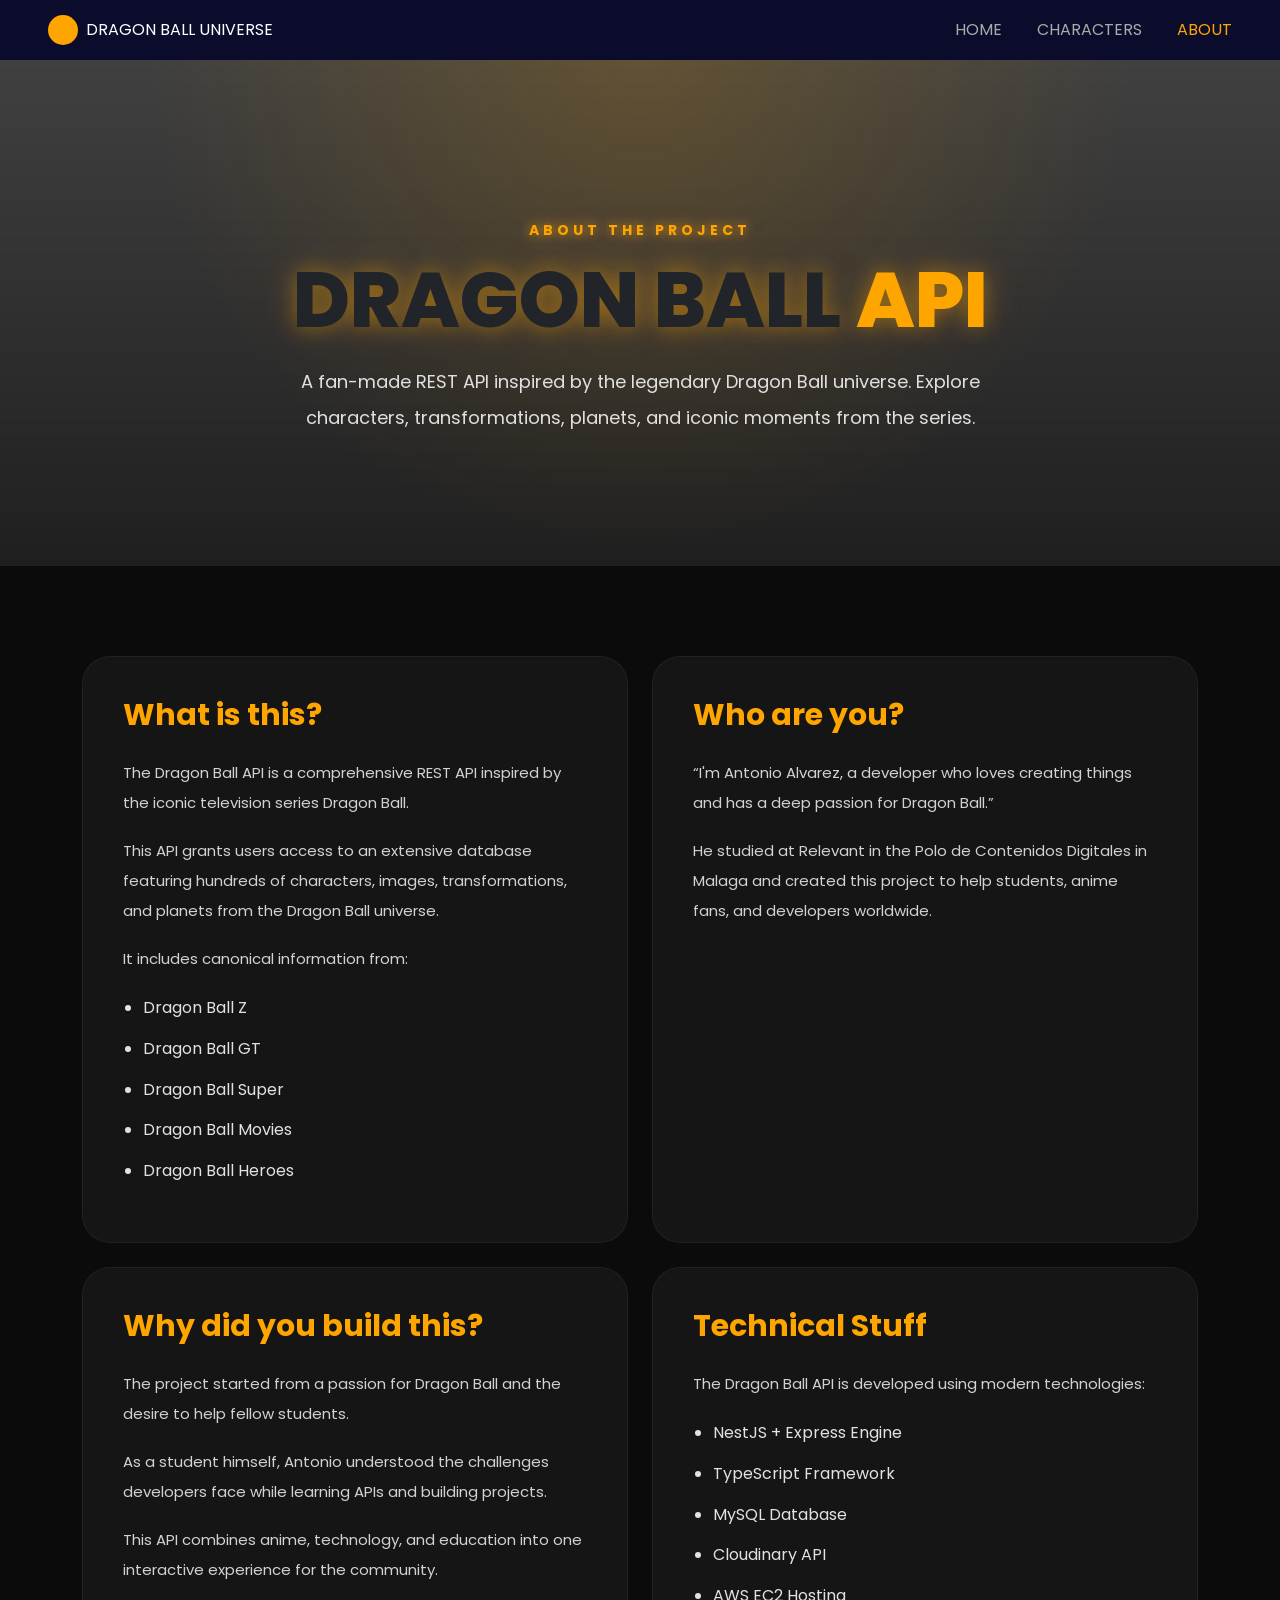
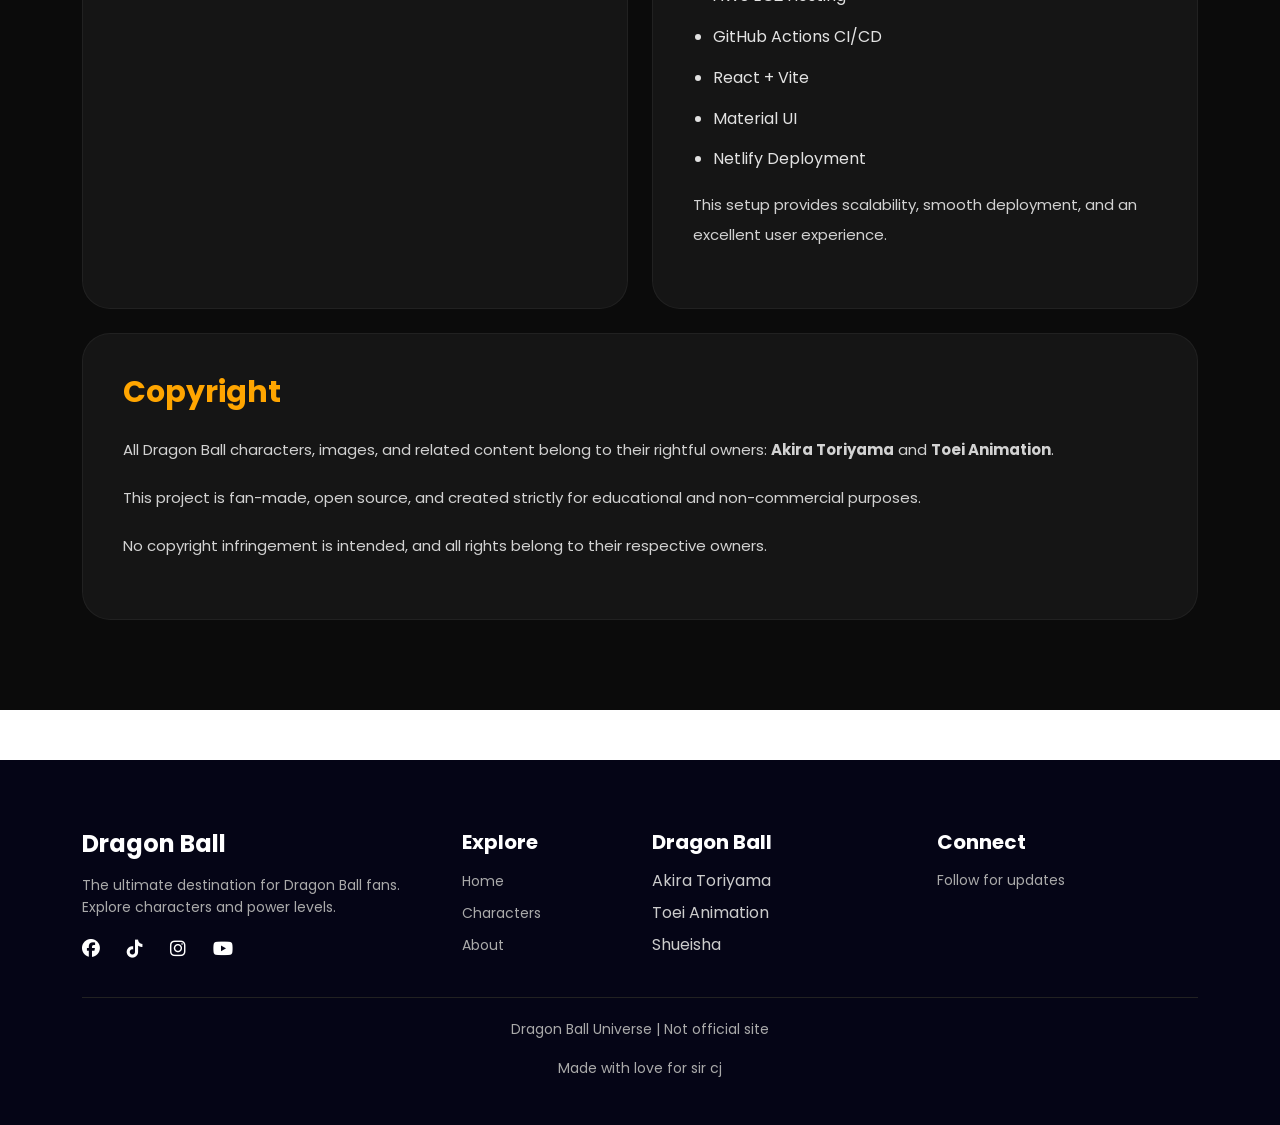
<file: Midterms/about.html>
<!DOCTYPE html>
<html lang="en">

<head>
  <meta charset="UTF-8">
  <meta name="viewport" content="width=device-width, initial-scale=1.0">

  <title>About | Dragon Ball Universe</title>

  <link href="https://cdn.jsdelivr.net/npm/bootstrap@5.3.3/dist/css/bootstrap.min.css" rel="stylesheet">

  <link href="https://fonts.googleapis.com/css2?family=Poppins:wght@300;400;600;700;800&display=swap"
    rel="stylesheet">

  <link rel="stylesheet" href="https://cdnjs.cloudflare.com/ajax/libs/font-awesome/6.5.0/css/all.min.css">

  <link href="https://unpkg.com/aos@2.3.4/dist/aos.css" rel="stylesheet">

  <link rel="stylesheet" href="style.css">

  <style>
    * {
      margin: 0;
      padding: 0;
      box-sizing: border-box;
    }

    body {
      overflow-x: hidden;
    }

    .about-hero {
      padding: 160px 20px 130px;
      text-align: center;
      position: relative;
      overflow: hidden;

      background:
        linear-gradient(rgba(0, 0, 0, 0.75),
          rgba(0, 0, 0, 0.88)),
        url('https://wallpapercave.com/wp/wp4430579.jpg');

      background-size: cover;
      background-position: center;
      background-repeat: no-repeat;
    }

    .about-hero::before {
      content: "";
      position: absolute;
      inset: 0;

      background:
        radial-gradient(circle at top,
          rgba(255, 166, 0, 0.18),
          transparent 60%);
    }

    .about-tag {
      color: orange;
      font-size: 14px;
      font-weight: 700;
      letter-spacing: 4px;
      margin-bottom: 20px;
      position: relative;
      z-index: 2;

      text-shadow:
        0 0 10px rgba(255, 165, 0, 0.7),
        0 0 20px rgba(255, 165, 0, 0.4);
    }

    .about-title {
      font-size: 78px;
      font-weight: 800;
      line-height: 1;
      margin-bottom: 25px;
      position: relative;
      z-index: 2;

      text-shadow:
        0 0 20px rgba(255, 166, 0, 0.4),
        0 0 40px rgba(255, 166, 0, 0.2);
    }

    .about-title span {
      color: orange;
    }

    .about-subtitle {
      max-width: 760px;
      margin: auto;
      color: #e0e0e0;
      font-size: 18px;
      line-height: 2;
      position: relative;
      z-index: 2;
    }

    .about-section {
      padding: 90px 20px;
      background: #0b0b0b;
    }

    .about-card {
      background: #151515;
      border-radius: 28px;
      padding: 40px;
      height: 100%;
      border: 1px solid rgba(255, 255, 255, 0.05);
      transition: 0.35s ease;
    }

    .about-card:hover {
      transform: translateY(-8px);
      border-color: orange;
      box-shadow: 0 0 30px rgba(255, 166, 0, 0.15);
    }

    .about-card h2 {
      color: orange;
      font-size: 30px;
      font-weight: 700;
      margin-bottom: 25px;
    }

    .about-card p {
      color: #d2d2d2;
      line-height: 2;
      font-size: 15px;
      margin-bottom: 18px;
    }

    .about-card ul {
      padding-left: 20px;
      margin-top: 20px;
    }

    .about-card li {
      color: #e2e2e2;
      margin-bottom: 12px;
      line-height: 1.8;
    }

    .navbar {
      flex-wrap: wrap;
      gap: 15px;
    }

    .nav-links {
      display: flex;
      flex-wrap: wrap;
      gap: 15px;
      align-items: center;
    }

    .footer ul {
      padding-left: 0;
      list-style: none;
    }

    .social-icons {
      display: flex;
      gap: 15px;
      flex-wrap: wrap;
    }

    @media(max-width:992px) {

      .navbar {
        padding: 20px !important;
        flex-direction: column;
        text-align: center;
      }

      .nav-links {
        justify-content: center;
      }

      .footer {
        text-align: center;
      }

      .social-icons {
        justify-content: center;
      }

      .footer .row {
        gap: 30px;
      }
    }

    @media(max-width:768px) {

      .about-hero {
        padding: 120px 20px 100px;
      }

      .about-title {
        font-size: 50px;
      }

      .about-subtitle {
        font-size: 15px;
        line-height: 1.8;
      }

      .about-card {
        padding: 28px;
      }

      .about-card h2 {
        font-size: 24px;
      }
    }

    @media(max-width:576px) {

      .navbar {
        padding: 15px !important;
      }

      .logo {
        width: 100%;
        justify-content: center;
        text-align: center;
      }

      .logo span {
        font-size: 14px;
      }

      .nav-links {
        width: 100%;
        justify-content: center;
        gap: 12px;
      }

      .nav-links a {
        font-size: 13px;
      }

      .about-hero {
        padding: 100px 15px 80px;
      }

      .about-tag {
        font-size: 12px;
        letter-spacing: 2px;
      }

      .about-title {
        font-size: 34px;
        line-height: 1.2;
      }

      .about-subtitle {
        font-size: 14px;
      }

      .about-section {
        padding: 60px 15px;
      }

      .about-card {
        padding: 22px;
        border-radius: 20px;
      }

      .about-card h2 {
        font-size: 21px;
      }

      .about-card p,
      .about-card li {
        font-size: 14px;
        line-height: 1.7;
      }

      .footer {
        text-align: center;
      }

      .footer h4,
      .footer h5 {
        font-size: 20px;
      }

      .footer p,
      .footer li,
      .footer a {
        font-size: 14px;
      }

      .footer-bottom {
        font-size: 12px;
      }

      .social-icons {
        justify-content: center;
      }
    }
  </style>
</head>

<body>

  <nav class="navbar px-5">

    <div class="logo d-flex align-items-center gap-2">
      <div class="logo-circle"></div>
      <span>DRAGON BALL UNIVERSE</span>
    </div>

    <div class="ms-auto nav-links">
      <a href="index.html">HOME</a>
      <a href="character.html">CHARACTERS</a>
      <a class="active" href="about.html">ABOUT</a>
    </div>

  </nav>

  <section class="about-hero" data-aos="fade-up">

    <p class="about-tag">ABOUT THE PROJECT</p>

    <h1 class="about-title">
      DRAGON BALL <span>API</span>
    </h1>

    <p class="about-subtitle">
      A fan-made REST API inspired by the legendary Dragon Ball universe.
      Explore characters, transformations, planets,
      and iconic moments from the series.
    </p>

  </section>

  <section class="about-section">

    <div class="container">

      <div class="row g-4">

        <div class="col-lg-6" data-aos="fade-up">

          <div class="about-card">

            <h2>What is this?</h2>

            <p>
              The Dragon Ball API is a comprehensive REST API inspired by
              the iconic television series Dragon Ball.
            </p>

            <p>
              This API grants users access to an extensive database
              featuring hundreds of characters, images,
              transformations, and planets from the Dragon Ball universe.
            </p>

            <p>
              It includes canonical information from:
            </p>

            <ul>
              <li>Dragon Ball Z</li>
              <li>Dragon Ball GT</li>
              <li>Dragon Ball Super</li>
              <li>Dragon Ball Movies</li>
              <li>Dragon Ball Heroes</li>
            </ul>

          </div>

        </div>

        <div class="col-lg-6" data-aos="fade-up">

          <div class="about-card">

            <h2>Who are you?</h2>

            <p>
              “I'm Antonio Alvarez, a developer who loves creating things
              and has a deep passion for Dragon Ball.”
            </p>

            <p>
              He studied at Relevant in the Polo de Contenidos Digitales
              in Malaga and created this project to help
              students, anime fans, and developers worldwide.
            </p>

          </div>

        </div>

        <div class="col-lg-6" data-aos="fade-up">

          <div class="about-card">

            <h2>Why did you build this?</h2>

            <p>
              The project started from a passion for Dragon Ball
              and the desire to help fellow students.
            </p>

            <p>
              As a student himself, Antonio understood the challenges
              developers face while learning APIs and building projects.
            </p>

            <p>
              This API combines anime, technology,
              and education into one interactive experience
              for the community.
            </p>

          </div>

        </div>

        <div class="col-lg-6" data-aos="fade-up">

          <div class="about-card">

            <h2>Technical Stuff</h2>

            <p>
              The Dragon Ball API is developed using modern technologies:
            </p>

            <ul>
              <li>NestJS + Express Engine</li>
              <li>TypeScript Framework</li>
              <li>MySQL Database</li>
              <li>Cloudinary API</li>
              <li>AWS EC2 Hosting</li>
              <li>GitHub Actions CI/CD</li>
              <li>React + Vite</li>
              <li>Material UI</li>
              <li>Netlify Deployment</li>
            </ul>

            <p>
              This setup provides scalability,
              smooth deployment,
              and an excellent user experience.
            </p>

          </div>

        </div>

        <div class="col-12" data-aos="fade-up">

          <div class="about-card">

            <h2>Copyright</h2>

            <p>
              All Dragon Ball characters, images,
              and related content belong to their rightful owners:
              <strong>Akira Toriyama</strong> and
              <strong>Toei Animation</strong>.
            </p>

            <p>
              This project is fan-made,
              open source,
              and created strictly for educational
              and non-commercial purposes.
            </p>

            <p>
              No copyright infringement is intended,
              and all rights belong to their respective owners.
            </p>

          </div>

        </div>

      </div>

    </div>

  </section>

  <footer class="footer" data-aos="fade-up">

    <div class="container">

      <div class="row">

        <div class="col-md-4">
          <h4 class="footer-logo">Dragon Ball</h4>

          <p>
            The ultimate destination for Dragon Ball fans.
            Explore characters and power levels.
          </p>

          <div class="social-icons">
            <a href="#"><i class="fab fa-facebook"></i></a>
            <a href="#"><i class="fab fa-tiktok"></i></a>
            <a href="#"><i class="fab fa-instagram"></i></a>
            <a href="#"><i class="fab fa-youtube"></i></a>
          </div>
        </div>

        <div class="col-md-2">

          <h5>Explore</h5>

          <ul>
            <li><a href="index.html">Home</a></li>
            <li><a href="character.html">Characters</a></li>
            <li><a href="about.html">About</a></li>
          </ul>

        </div>

        <div class="col-md-3">

          <h5>Dragon Ball</h5>

          <ul>
            <li>Akira Toriyama</li>
            <li>Toei Animation</li>
            <li>Shueisha</li>
          </ul>

        </div>

        <div class="col-md-3">

          <h5>Connect</h5>
          <p>Follow for updates</p>

        </div>

      </div>

      <div class="footer-bottom text-center mt-4">
        <p>Dragon Ball Universe | Not official site</p>
        <p>Made with love for sir cj</p>
      </div>

    </div>

  </footer>

  <script src="https://unpkg.com/aos@2.3.4/dist/aos.js"></script>

  <script>
    AOS.init({
      duration: 1000,
      once: true
    });
  </script>

</body>

</html>
</file>
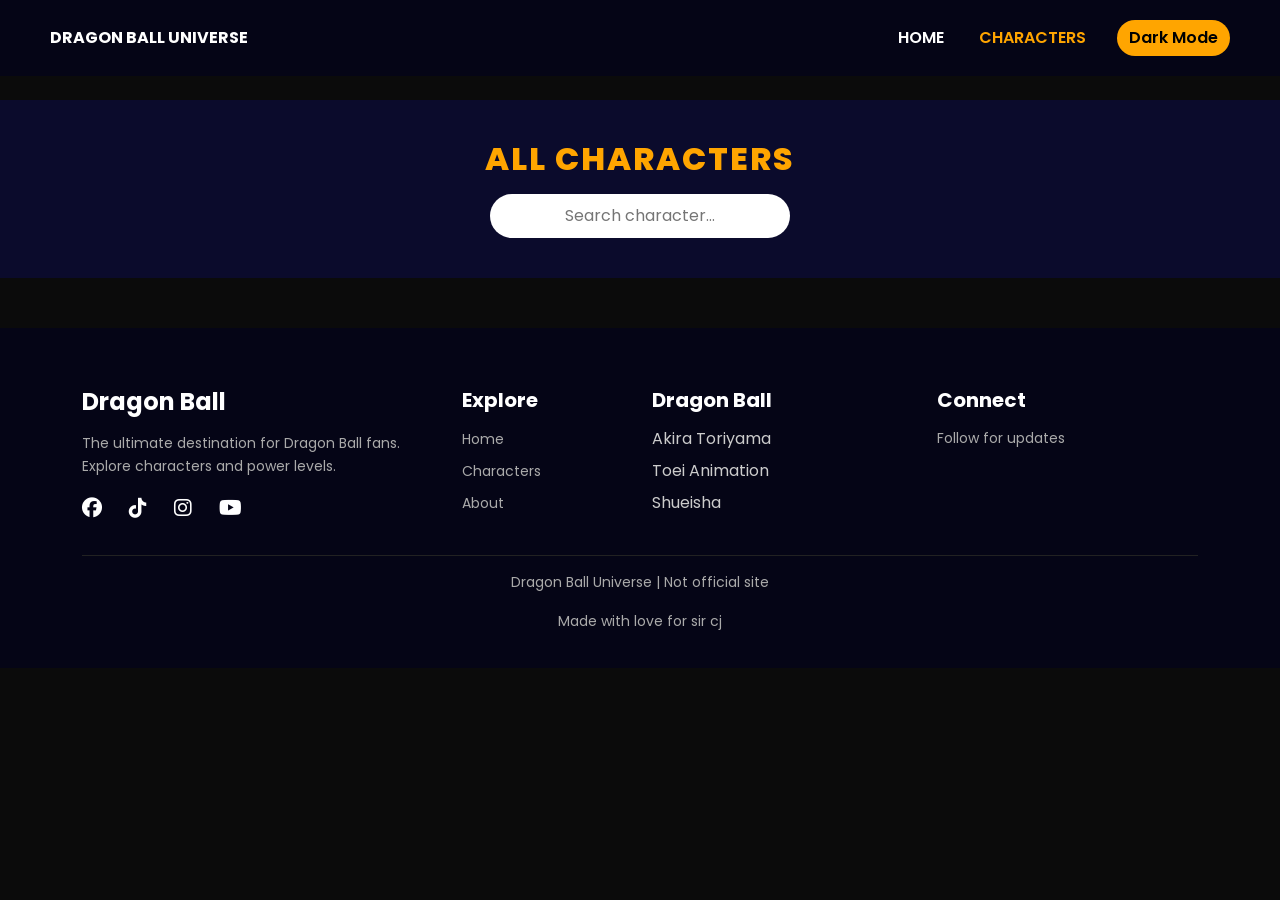
<file: Midterms/character.html>
<!DOCTYPE html>
<html lang="en">

<head>
  <meta charset="UTF-8">
  <title>All Characters</title>
  <meta name="viewport" content="width=device-width, initial-scale=1.0">

  <link href="https://cdn.jsdelivr.net/npm/bootstrap@5.3.3/dist/css/bootstrap.min.css" rel="stylesheet">
  <link href="https://fonts.googleapis.com/css2?family=Poppins:wght@300;600;800&display=swap" rel="stylesheet">
  <link rel="stylesheet" href="https://cdnjs.cloudflare.com/ajax/libs/font-awesome/6.5.0/css/all.min.css">
  <link rel="stylesheet" href="style.css">
</head>

<body>

  <nav class="navbar">
    <div class="logo fw-bold text-white">DRAGON BALL UNIVERSE</div>

    <div class="ms-auto nav-links">
      <a href="index.html">HOME</a>
      <a class="active" href="#">CHARACTERS</a>

      <button id="themeToggle" class="theme-btn ms-3">
        Dark Mode
      </button>
    </div>
  </nav>

  <div class="character-header text-center mt-4">
    <h2>ALL CHARACTERS</h2>

    <div class="search-box d-flex justify-content-center mt-3">
      <input type="text" id="searchInput" placeholder="Search character..." onkeyup="searchCharacter()">
    </div>
  </div>

  <div class="container cards-section mt-4">
    <p id="countText" class="text-center text-white"></p>

    <div class="row g-4" id="characters"></div>
  </div>

  <div class="modal fade" id="characterModal" tabindex="-1">
    <div class="modal-dialog modal-dialog-centered modal-sm">
      <div class="modal-content bg-dark text-white p-3">
        <div class="modal-body text-center" id="modalContent"></div>
      </div>
    </div>
  </div>

  <footer class="footer">
    <div class="container">
      <div class="row">

        <div class="col-md-4">
          <h4 class="footer-logo">Dragon Ball</h4>
          <p>
            The ultimate destination for Dragon Ball fans.
            Explore characters and power levels.
          </p>

          <div class="social-icons">
            <a href="#"><i class="fab fa-facebook"></i></a>
            <a href="#"><i class="fab fa-tiktok"></i></a>
            <a href="#"><i class="fab fa-instagram"></i></a>
            <a href="#"><i class="fab fa-youtube"></i></a>
          </div>
        </div>

        <div class="col-md-2">
          <h5>Explore</h5>
          <ul>
            <li><a href="index.html">Home</a></li>
            <li><a href="#">Characters</a></li>
             <li><a href="about.html">About</a></li>
          </ul>
        </div>

        <div class="col-md-3">
          <h5>Dragon Ball</h5>
          <ul>
            <li>Akira Toriyama</li>
            <li>Toei Animation</li>
            <li>Shueisha</li>
          </ul>
        </div>

        <div class="col-md-3">
          <h5>Connect</h5>
          <p>Follow for updates</p>
        </div>

      </div>

      <div class="footer-bottom text-center mt-4">
        <p>Dragon Ball Universe | Not official site</p>
        <p>Made with love for sir cj</p>
      </div>
    </div>
  </footer>

  <style>
    * {
      margin: 0;
      padding: 0;
      box-sizing: border-box;
      font-family: 'Poppins', sans-serif;
    }

    body {
      background: #0b0b0b;
      overflow-x: hidden;
    }

    .navbar {
      padding: 20px 50px;
      background: #050516;
      display: flex;
      align-items: center;
      flex-wrap: wrap;
      gap: 15px;
    }

    .nav-links {
      display: flex;
      align-items: center;
      flex-wrap: wrap;
      gap: 15px;
    }

    .nav-links a {
      color: white;
      text-decoration: none;
      font-weight: 600;
    }

    .nav-links a.active,
    .nav-links a:hover {
      color: orange;
    }

    .theme-btn {
      border: none;
      padding: 6px 12px;
      border-radius: 20px;
      cursor: pointer;
      font-weight: 600;
      background: orange;
      color: black;
    }

    .character-header h2 {
      color: orange;
      font-weight: 800;
    }

    .search-box input {
      width: 300px;
      padding: 10px 15px;
      border-radius: 30px;
      border: none;
      outline: none;
      text-align: center;
    }

    .character-card {
      background: linear-gradient(to bottom, #cb700f, #111);
      border-radius: 15px;
      padding: 15px;
      position: relative;
      overflow: hidden;
      cursor: pointer;
      transition: 0.3s;
      height: 320px;
    }

    .character-card:hover {
      transform: translateY(-6px);
      box-shadow: 0 0 25px rgb(29, 4, 121);
    }

    .character-img {
      height: 240px;
      width: 100%;
      object-fit: contain;
      display: block;
      margin: auto;
    }

    .character-info {
      position: absolute;
      bottom: 12px;
      left: 12px;
      background: black;
      padding: 6px 10px;
      border-radius: 12px;
      color: white;
    }

    .character-info h5 {
      font-size: 14px;
      margin: 0;
      color: white;
    }

    .character-info p {
      font-size: 11px;
      margin: 0;
      opacity: .8;
      color: white;
    }

    .heart {
      position: absolute;
      top: 10px;
      right: 10px;
      color: white;
    }

    .modal-content img {
      height: 180px;
      object-fit: contain;
    }

    .ki-bar {
      width: 100%;
      height: 8px;
      background: #222;
      border-radius: 20px;
      overflow: hidden;
    }

    .ki-fill {
      height: 100%;
      width: 0%;
      background: linear-gradient(90deg, orange, red);
      transition: 1.5s ease;
    }

    .footer {
      background: #050516;
      color: #ccc;
      padding: 60px 20px 20px;
      margin-top: 50px;
    }

    .footer-logo {
      color: orange;
    }

    .footer a {
      color: #aaa;
      text-decoration: none;
    }

    .footer a:hover {
      color: orange;
    }

    .footer ul {
      padding: 0;
      list-style: none;
    }

    .footer-bottom {
      border-top: 1px solid #222;
      padding-top: 15px;
      margin-top: 20px;
      font-size: 13px;
    }

    .transformation-img {
      height: 160px;
      object-fit: contain;
    }

    .carousel-indicators [data-bs-target] {
      background-color: orange;
    }

    .social-icons {
      display: flex;
      gap: 15px;
      margin-top: 15px;
    }

    .social-icons a {
      color: white;
      font-size: 20px;
      transition: 0.3s;
    }

    .social-icons a:hover {
      color: orange;
      transform: scale(1.2);
    }

    body.light-mode {
      background: #f5f5f5;
    }

    body.light-mode .character-info h5 {
      color: #111;
    }

    body.light-mode .character-info p {
      color: #333;
    }

    /* =========================
       RESPONSIVE DESIGN
    ========================= */

    @media (max-width: 992px) {

      .navbar {
        padding: 20px !important;
        flex-direction: column;
        gap: 15px;
        text-align: center;
      }

      .nav-links {
        display: flex;
        flex-wrap: wrap;
        justify-content: center;
        gap: 15px;
      }

      .character-header {
        padding: 0 20px;
      }

      .character-header h2 {
        font-size: 40px;
      }

      .search-box input {
        width: 100%;
        max-width: 500px;
      }

      .cards-section {
        padding: 0 10px;
      }

      .character-card {
        height: 300px;
      }

      .character-img {
        height: 220px;
      }

      .footer {
        text-align: center;
      }

      .footer .row {
        gap: 35px;
      }

      .social-icons {
        justify-content: center;
      }
    }

    @media (max-width: 768px) {

      .character-card {
        height: 280px;
      }

      .character-img {
        height: 200px;
      }

      .modal-dialog {
        margin: 15px;
      }

      .modal-content img {
        height: 150px;
      }
    }

    @media (max-width: 576px) {

      body {
        overflow-x: hidden;
      }

      .navbar {
        padding: 15px !important;
        flex-direction: column;
        text-align: center;
      }

      .logo {
        font-size: 14px;
        text-align: center;
        width: 100%;
      }

      .nav-links {
        width: 100%;
        justify-content: center;
        gap: 10px;
      }

      .nav-links a {
        font-size: 12px;
      }

      .theme-btn {
        width: 100%;
        margin-top: 10px;
        font-size: 13px;
      }

      .character-header {
        padding: 0 15px;
      }

      .character-header h2 {
        font-size: 28px;
      }

      .search-box input {
        width: 100%;
        max-width: 100%;
        font-size: 13px;
        padding: 10px;
      }

      .cards-section {
        padding: 0 8px;
      }

      .row.g-4 {
        --bs-gutter-x: 10px;
        --bs-gutter-y: 10px;
      }

      .character-card {
        height: 230px;
        padding: 8px;
      }

      .character-img {
        height: 150px;
      }

      .character-info {
        left: 6px;
        bottom: 6px;
        padding: 4px 7px;
      }

      .character-info h5 {
        font-size: 11px;
      }

      .character-info p {
        font-size: 9px;
      }

      .heart {
        font-size: 13px;
        top: 8px;
        right: 8px;
      }

      .modal-content {
        padding: 10px !important;
      }

      .modal-content h4 {
        font-size: 18px;
      }

      .modal-content p {
        font-size: 12px;
      }

      .modal-content img {
        height: 130px;
      }

      .transformation-img {
        height: 100px;
      }

      .footer {
        padding: 40px 15px 20px;
        text-align: center;
      }

      .footer .row {
        gap: 30px;
      }

      .footer h4,
      .footer h5 {
        font-size: 18px;
      }

      .footer p,
      .footer a,
      .footer li {
        font-size: 13px;
      }

      .social-icons {
        justify-content: center;
      }

      .footer-bottom {
        font-size: 11px;
      }
    }
  </style>

  <script>
    const API_URL = "https://dragonball-api.com/api/characters";
    let allCharacters = [];

    async function loadCharacters() {
      let url = API_URL;
      let all = [];

      while (url) {
        const res = await fetch(url);
        const data = await res.json();
        all = all.concat(data.items || data);
        url = data.links?.next || null;
      }

      allCharacters = all;
      displayCharacters(allCharacters);
    }

    function formatName(name) {
      if (!name) return "Unknown";

      const fix = {
        freezer: "Frieza",
        freiza: "Frieza",
        freeza: "Frieza"
      };

      let key = name.toLowerCase();
      if (fix[key]) return fix[key];

      return name.charAt(0).toUpperCase() + name.slice(1);
    }

    function getRace(name) {
      name = name.toLowerCase();

      if (name.includes("goku") || name.includes("vegeta"))
        return "Saiyan";

      if (name.includes("piccolo"))
        return "Namekian";

      if (name.includes("frieza") || name.includes("freezer"))
        return "Frieza Race";

      return "Unknown";
    }

    function displayCharacters(chars) {
      const container = document.getElementById("characters");
      const count = document.getElementById("countText");

      container.innerHTML = "";
      count.innerText = `${chars.length} characters found`;

      chars.forEach((c, i) => {
        container.innerHTML += `
      <div class="col-6 col-sm-6 col-md-4 col-lg-3">
        <div class="character-card" onclick="openModal(${i})">

          <i class="fa-regular fa-heart heart"
             onclick="event.stopPropagation(); this.classList.toggle('fa-solid')"></i>

          <img src="${c.image}" class="character-img">

          <div class="character-info">
            <h5>${formatName(c.name)}</h5>
            <p>${getRace(c.name)}</p>
          </div>

        </div>
      </div>
    `;
      });
    }

    function openModal(i) {
      const c = allCharacters[i];
      let power = Math.floor(Math.random() * 100);

      let transforms = "";

      if (c.transformations && c.transformations.length > 0) {
        transforms = `
        <hr>
        <h6 class="mt-2">Transformations</h6>

        <div id="carousel${i}" class="carousel slide">

          <div class="carousel-inner">
            ${c.transformations.map((t, idx) => `
              <div class="carousel-item ${idx === 0 ? "active" : ""}">
                <img src="${t.image}" class="d-block w-100 transformation-img">
                <p class="mt-2"><b>${t.name}</b></p>
                <p>Ki: ${t.ki}</p>
              </div>
            `).join("")}
          </div>

        </div>
        `;
      }

      document.getElementById("modalContent").innerHTML = `
        <img src="${c.image}">
        <h4>${formatName(c.name)}</h4>
        <p>${getRace(c.name)}</p>
        <p><b>Ki:</b> ${c.ki || "Unknown"}</p>

        <div class="ki-bar">
          <div class="ki-fill" id="fill"></div>
        </div>

        <p class="mt-2">Power Level: ${power}%</p>

        ${transforms}
      `;

      new bootstrap.Modal(document.getElementById("characterModal")).show();

      setTimeout(() => {
        document.getElementById("fill").style.width = power + "%";
      }, 200);
    }

    function searchCharacter() {
      let val = document.getElementById("searchInput").value.toLowerCase();

      let filtered = allCharacters.filter(c =>
        c.name.toLowerCase().includes(val)
      );

      displayCharacters(filtered);
    }

    loadCharacters();

    const toggleBtn = document.getElementById("themeToggle");
    let light = false;

    toggleBtn.addEventListener("click", () => {
      document.body.classList.toggle("light-mode");
      light = !light;
      toggleBtn.innerText = light ? "Light Mode" : "Dark Mode";
    });
  </script>

  <script src="https://cdn.jsdelivr.net/npm/bootstrap@5.3.3/dist/js/bootstrap.bundle.min.js"></script>

</body>

</html>
</file>
<file: Midterms/style.css>
body {
  margin: 0;
  font-family: 'Poppins', sans-serif;
  overflow-x: hidden;
}

.navbar {
  background: #0b0b2c;
  color: white;
  position: sticky;
  top: 0;
  z-index: 1000;
  padding: 15px 30px;
  display: flex;
  align-items: center;
}

.logo-circle {
  width: 30px;
  height: 30px;
  background: orange;
  border-radius: 50%;
}

.nav-links a {
  margin-left: 20px;
  color: #aaa;
  text-decoration: none;
  transition: 0.3s;
}

.nav-links a:hover {
  color: orange;
}

.nav-links .active {
  color: orange;
}


.hero {
  min-height: 90vh;
  background: linear-gradient(120deg, #0b0b2c, #000);
  color: white;
  display: flex;
  align-items: center;
  padding: 60px 20px;
}

.tag {
  background: #222;
  padding: 5px 15px;
  border-radius: 20px;
  color: orange;
  display: inline-block;
  margin-bottom: 10px;
}

.hero h1 {
  font-size: 55px;
  font-weight: 800;
  line-height: 1.1;
}

.orange {
  color: #ff7a00;
}

.yellow {
  color: #ffc107;
}

.btn-orange {
  margin-top: 20px;
  padding: 12px 28px;
  border-radius: 30px;
  border: none;
  background: linear-gradient(45deg, orange, red);
  font-weight: bold;
  color: black;
  transition: 0.3s;
}

.btn-orange:hover {
  transform: scale(1.05);
  box-shadow: 0 0 15px orange;
}

.image-card {
  width: 100%;
  padding: 15px;
  background: #111;
  border-radius: 20px;
  overflow: hidden;
  box-shadow: 0 0 20px rgba(255, 140, 0, 0.2);
}

.image-card img {
  width: 100%;
  display: block;
  border-radius: 15px;
  transition: 0.4s ease;
}

.image-card img:hover {
  transform: scale(1.05);
}

.info-section {
  background: #f8f5f5;
  padding: 80px 20px;
  text-align: center;
  color: #0f0e0e;
}

.info-section h2 {
  max-width: 700px;
  margin: auto;
  line-height: 1.6;
}

.characters-section {
  background: #807f7e;
  padding: 80px 20px;
}

.glass-card {
  background: linear-gradient(135deg, #df770f, #111);
  backdrop-filter: blur(12px);
  -webkit-backdrop-filter: blur(12px);
  border-radius: 20px;
  border: 1px solid rgba(255, 255, 255, 0.15);
  color: white;
  padding: 25px;
  transition: 0.3s ease;
  box-shadow: 0 8px 30px rgba(0, 0, 0, 0.3);
}

.glass-card:hover {
  transform: translateY(-10px);
  box-shadow: 0 15px 40px rgba(255, 165, 0, 0.4);
}

.glass-card img {
  width: 100%;
  height: 180px;
  object-fit: contain;
}

.character-card {
  background: linear-gradient(to bottom, #505052, #111);
  border-radius: 15px;
  padding: 20px;
  position: relative;
  overflow: hidden;
  transition: 0.3s ease;
}

.character-card:hover {
  transform: translateY(-5px);
}

.character-img {
  height: 220px;
  object-fit: contain;
  display: block;
  margin: auto;
}

.character-info {
  position: absolute;
  bottom: 15px;
  left: 15px;
  background: black;
  padding: 8px 15px;
  border-radius: 20px;
}

.character-info h5,
.character-info p {
  margin: 0;
  color: white;
}

.character-info h5 {
  font-size: 14px;
  font-weight: 700;
}

.character-info p {
  font-size: 11px;
  opacity: 0.9;
}

.btn-outline-orange {
  border: 2px solid orange;
  background: transparent;
  padding: 10px 25px;
  border-radius: 30px;
  color: orange;
  transition: 0.3s;
}

.btn-outline-orange:hover {
  background: orange;
  color: black;
}

.stats-section {
  background: #07071f;
  color: white;
  padding: 60px 20px;
}

.cta-section {
  background: linear-gradient(90deg, orange, #ffb300);
  padding: 80px 20px;
  color: white;
  text-align: center;
}

.btn-white {
  background: white;
  color: orange;
  padding: 10px 30px;
  border-radius: 30px;
  border: none;
  font-weight: bold;
  transition: 0.3s;
}

.btn-white:hover {
  transform: scale(1.05);
  box-shadow: 0 0 15px white;
}

.footer {
  background: #050516;
  color: #ccc;
  padding: 70px 20px 30px;
  margin-top: 50px;
}

.footer h4,
.footer h5 {
  color: white;
  margin-bottom: 15px;
  font-weight: 700;
}

.footer-logo {
  color: orange;
  font-weight: 800;
}

.footer p {
  color: #aaa;
  font-size: 14px;
  line-height: 1.6;
}

.footer ul {
  list-style: none;
  padding: 0;
}

.footer ul li {
  margin-bottom: 8px;
}

.footer ul li a {
  text-decoration: none;
  color: #aaa;
  font-size: 14px;
}

.footer ul li a:hover {
  color: orange;
}

.social-icons {
  margin-top: 15px;
}

.social-icons a {
  color: white;
  font-size: 18px;
  margin-right: 12px;
  transition: 0.3s;
  display: inline-block;
}

.social-icons a:hover {
  color: orange;
  transform: translateY(-3px) scale(1.1);
}

.footer-bottom {
  border-top: 1px solid #222;
  margin-top: 40px;
  padding-top: 20px;
  font-size: 13px;
  color: #777;
}

@media (max-width: 768px) {

  .hero {
    text-align: center;
  }

  .hero h1 {
    font-size: 36px;
  }

  .image-card {
    margin-top: 20px;
  }

  .footer {
    text-align: center;
  }
}

.character-header {
  background: #0b0b2c;
  padding: 40px 20px;
  color: white;
}

.character-header h2 {
  font-weight: 800;
  letter-spacing: 2px;
}


.search-box {
  margin-top: 15px;
  display: flex;
  justify-content: center;
}

.search-box input {
  width: 300px;
  padding: 10px;
  border: none;
  outline: none;
  border-radius: 20px 0 0 20px;
}

.search-box button {
  padding: 10px 15px;
  border: none;
  background: orange;
  color: black;
  border-radius: 0 20px 20px 0;
  cursor: pointer;
}

.character-info h5,
.character-info p {
  color: white !important;
}

.heart {
  position: absolute;
  top: 10px;
  right: 10px;
  color: white;
  cursor: pointer;
}

.heart.active {
  color: red;
}

.character-card {
  background: linear-gradient(to bottom, #666, #111);
  border-radius: 15px;
  padding: 20px;
  position: relative;
  overflow: hidden;
  height: 100%;
}
</file>
